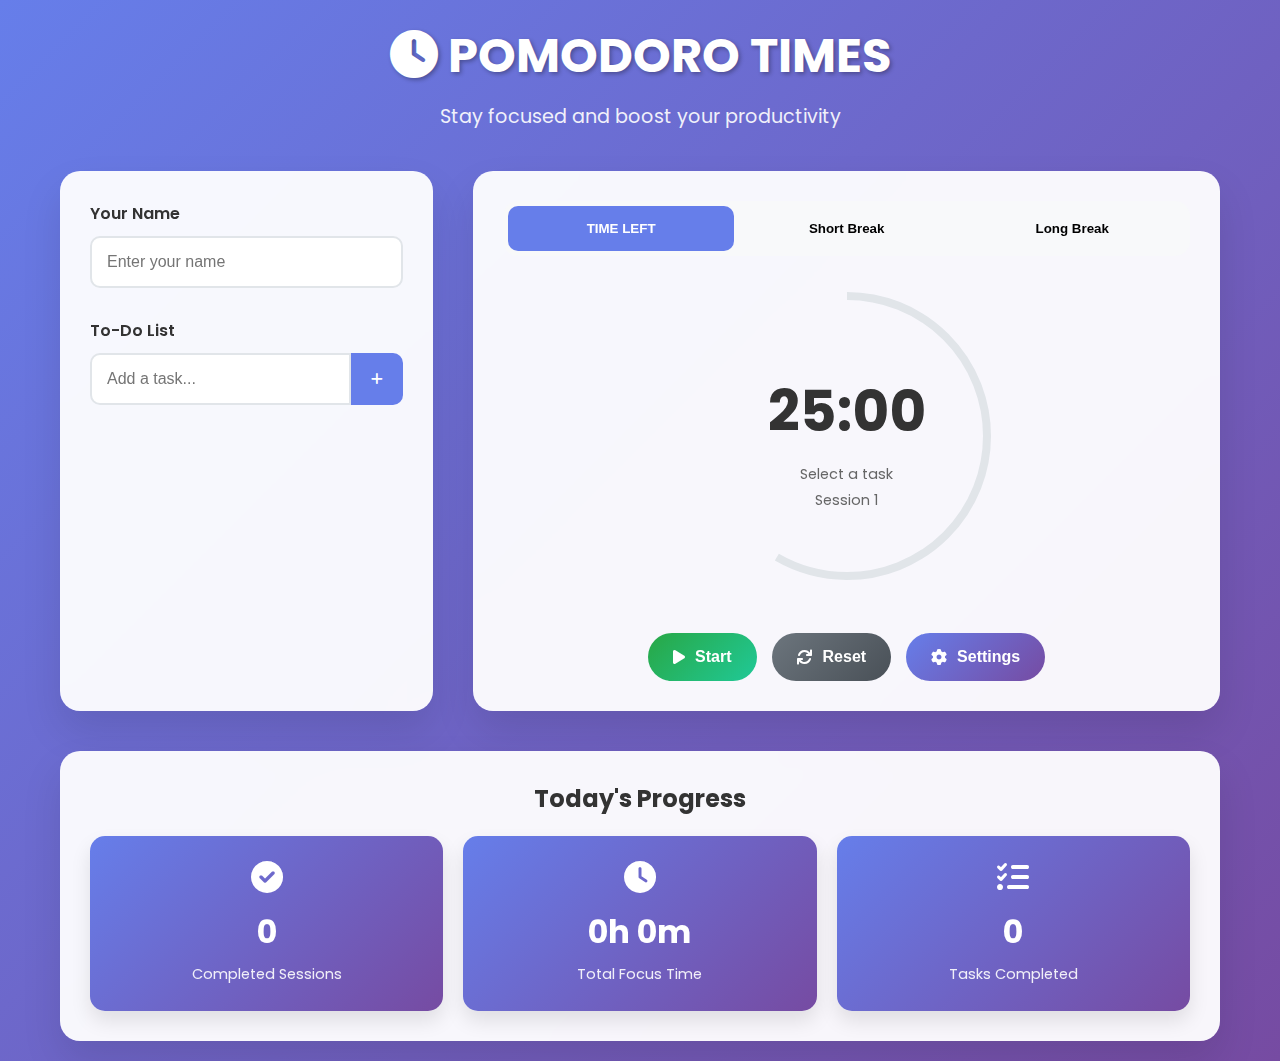
<file: index.html>
<!DOCTYPE html>
<html lang="en">
<head>
    <meta charset="UTF-8">
    <meta name="viewport" content="width=device-width, initial-scale=1.0">
    <title>TIMER WORKSHOP MGMP FISIKA</title>
    <link rel="stylesheet" href="style.css">
    <link href="https://fonts.googleapis.com/css2?family=Poppins:wght@300;400;500;600;700&display=swap" rel="stylesheet">
    <link rel="stylesheet" href="https://cdnjs.cloudflare.com/ajax/libs/font-awesome/6.0.0/css/all.min.css">
</head>
<body>
    <div class="container">
        <header>
            <h1><i class="fas fa-clock"></i> POMODORO TIMES</h1>
            <p>Stay focused and boost your productivity</p>
        </header>

        <div class="main-content">
            <!-- User Input Section -->
            <div class="input-section">
                <div class="name-input">
                    <label for="userName">Your Name</label>
                    <input type="text" id="userName" placeholder="Enter your name">
                </div>

                <div class="todo-section">
                    <label for="todoInput">To-Do List</label>
                    <div class="todo-input-container">
                        <input type="text" id="todoInput" placeholder="Add a task...">
                        <button id="addTodoBtn"><i class="fas fa-plus"></i></button>
                    </div>
                    <ul id="todoList" class="todo-list"></ul>
                </div>
            </div>

            <!-- Timer Section -->
            <div class="timer-section">
                <div class="timer-modes">
                    <button class="mode-btn active" data-mode="pomodoro">TIME LEFT</button>
                    <button class="mode-btn" data-mode="shortBreak">Short Break</button>
                    <button class="mode-btn" data-mode="longBreak">Long Break</button>
                </div>

                <div class="timer-display">
                    <div class="timer-circle">
                        <svg class="progress-ring" width="300" height="300">
                            <circle class="progress-ring-circle" cx="150" cy="150" r="140"></circle>
                        </svg>
                        <div class="timer-content">
                            <div class="time-display">60:00</div>
                            <div class="session-info">
                                <span id="currentTask">Select a task</span>
                                <span id="sessionCount">Session 1</span>
                            </div>
                        </div>
                    </div>
                </div>

                <div class="timer-controls">
                    <button id="startBtn" class="control-btn start-btn">
                        <i class="fas fa-play"></i> Start
                    </button>
                    <button id="pauseBtn" class="control-btn pause-btn" style="display: none;">
                        <i class="fas fa-pause"></i> Pause
                    </button>
                    <button id="resetBtn" class="control-btn reset-btn">
                        <i class="fas fa-refresh"></i> Reset
                    </button>
                    <button id="settingsBtn" class="control-btn settings-btn">
                        <i class="fas fa-cog"></i> Settings
                    </button>
                </div>
            </div>
        </div>

        <!-- Settings Modal -->
        <div id="settingsModal" class="modal">
            <div class="modal-content">
                <div class="modal-header">
                    <h3>Settings</h3>
                    <span class="close">&times;</span>
                </div>
                <div class="modal-body">
                    <div class="setting-group">
                        <label for="pomodoroTime">Pomodoro Duration (minutes)</label>
                        <input type="number" id="pomodoroTime" value="60" min="1" max="60">
                    </div>
                    <div class="setting-group">
                        <label for="shortBreakTime">Short Break (minutes)</label>
                        <input type="number" id="shortBreakTime" value="5" min="1" max="30">
                    </div>
                    <div class="setting-group">
                        <label for="longBreakTime">Long Break (minutes)</label>
                        <input type="number" id="longBreakTime" value="60" min="1" max="60">
                    </div>
                    <div class="setting-group">
                        <label for="autoStart">Auto-start breaks</label>
                        <input type="checkbox" id="autoStart">
                    </div>
                    <div class="setting-group">
                        <label for="soundEnabled">Enable notification sounds</label>
                        <input type="checkbox" id="soundEnabled" checked>
                    </div>
                </div>
                <div class="modal-footer">
                    <button id="saveSettings" class="save-btn">Save Settings</button>
                </div>
            </div>
        </div>

        <!-- Statistics -->
        <div class="stats-section">
            <h3>Today's Progress</h3>
            <div class="stats-grid">
                <div class="stat-card">
                    <i class="fas fa-check-circle"></i>
                    <span class="stat-number" id="completedSessions">0</span>
                    <span class="stat-label">Completed Sessions</span>
                </div>
                <div class="stat-card">
                    <i class="fas fa-clock"></i>
                    <span class="stat-number" id="totalTime">0h 0m</span>
                    <span class="stat-label">Total Focus Time</span>
                </div>
                <div class="stat-card">
                    <i class="fas fa-tasks"></i>
                    <span class="stat-number" id="completedTasks">0</span>
                    <span class="stat-label">Tasks Completed</span>
                </div>
            </div>
        </div>
    </div>

    <script src="script.js"></script>
</body>
</html>
</file>
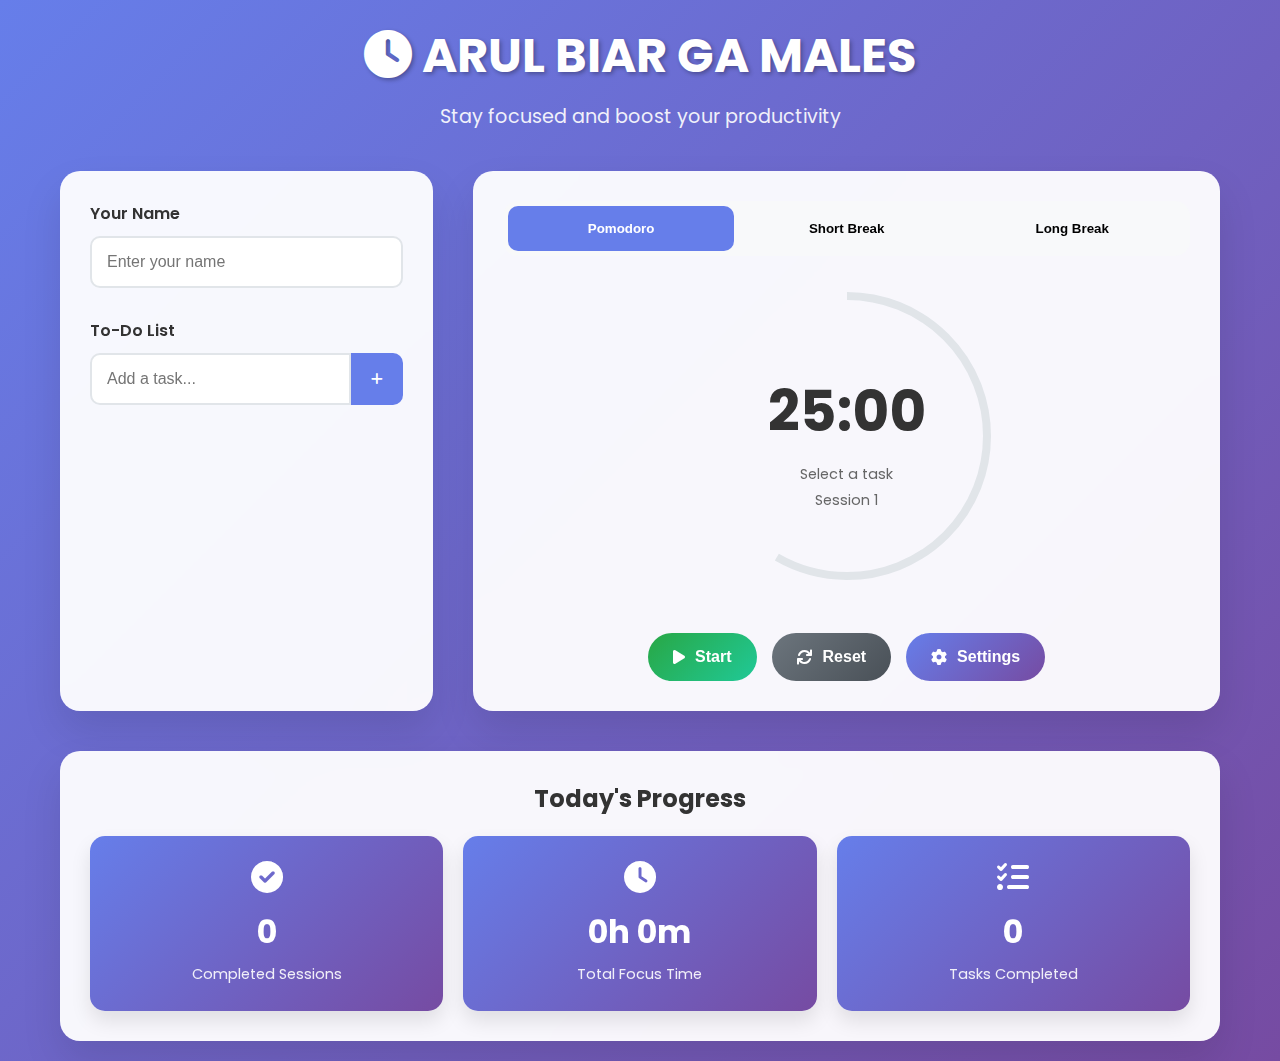
<file: index_Version1.html>
<!DOCTYPE html>
<html lang="en">
<head>
    <meta charset="UTF-8">
    <meta name="viewport" content="width=device-width, initial-scale=1.0">
    <title>Pomodoro Timer</title>
    <link rel="stylesheet" href="style.css">
    <link href="https://fonts.googleapis.com/css2?family=Poppins:wght@300;400;500;600;700&display=swap" rel="stylesheet">
    <link rel="stylesheet" href="https://cdnjs.cloudflare.com/ajax/libs/font-awesome/6.0.0/css/all.min.css">
</head>
<body>
    <div class="container">
        <header>
            <h1><i class="fas fa-clock"></i> ARUL BIAR GA MALES</h1>
            <p>Stay focused and boost your productivity</p>
        </header>

        <div class="main-content">
            <!-- User Input Section -->
            <div class="input-section">
                <div class="name-input">
                    <label for="userName">Your Name</label>
                    <input type="text" id="userName" placeholder="Enter your name">
                </div>

                <div class="todo-section">
                    <label for="todoInput">To-Do List</label>
                    <div class="todo-input-container">
                        <input type="text" id="todoInput" placeholder="Add a task...">
                        <button id="addTodoBtn"><i class="fas fa-plus"></i></button>
                    </div>
                    <ul id="todoList" class="todo-list"></ul>
                </div>
            </div>

            <!-- Timer Section -->
            <div class="timer-section">
                <div class="timer-modes">
                    <button class="mode-btn active" data-mode="pomodoro">Pomodoro</button>
                    <button class="mode-btn" data-mode="shortBreak">Short Break</button>
                    <button class="mode-btn" data-mode="longBreak">Long Break</button>
                </div>

                <div class="timer-display">
                    <div class="timer-circle">
                        <svg class="progress-ring" width="300" height="300">
                            <circle class="progress-ring-circle" cx="150" cy="150" r="140"></circle>
                        </svg>
                        <div class="timer-content">
                            <div class="time-display">25:00</div>
                            <div class="session-info">
                                <span id="currentTask">Select a task</span>
                                <span id="sessionCount">Session 1</span>
                            </div>
                        </div>
                    </div>
                </div>

                <div class="timer-controls">
                    <button id="startBtn" class="control-btn start-btn">
                        <i class="fas fa-play"></i> Start
                    </button>
                    <button id="pauseBtn" class="control-btn pause-btn" style="display: none;">
                        <i class="fas fa-pause"></i> Pause
                    </button>
                    <button id="resetBtn" class="control-btn reset-btn">
                        <i class="fas fa-refresh"></i> Reset
                    </button>
                    <button id="settingsBtn" class="control-btn settings-btn">
                        <i class="fas fa-cog"></i> Settings
                    </button>
                </div>
            </div>
        </div>

        <!-- Settings Modal -->
        <div id="settingsModal" class="modal">
            <div class="modal-content">
                <div class="modal-header">
                    <h3>Settings</h3>
                    <span class="close">&times;</span>
                </div>
                <div class="modal-body">
                    <div class="setting-group">
                        <label for="pomodoroTime">Pomodoro Duration (minutes)</label>
                        <input type="number" id="pomodoroTime" value="25" min="1" max="60">
                    </div>
                    <div class="setting-group">
                        <label for="shortBreakTime">Short Break (minutes)</label>
                        <input type="number" id="shortBreakTime" value="5" min="1" max="30">
                    </div>
                    <div class="setting-group">
                        <label for="longBreakTime">Long Break (minutes)</label>
                        <input type="number" id="longBreakTime" value="15" min="1" max="60">
                    </div>
                    <div class="setting-group">
                        <label for="autoStart">Auto-start breaks</label>
                        <input type="checkbox" id="autoStart">
                    </div>
                    <div class="setting-group">
                        <label for="soundEnabled">Enable notification sounds</label>
                        <input type="checkbox" id="soundEnabled" checked>
                    </div>
                </div>
                <div class="modal-footer">
                    <button id="saveSettings" class="save-btn">Save Settings</button>
                </div>
            </div>
        </div>

        <!-- Statistics -->
        <div class="stats-section">
            <h3>Today's Progress</h3>
            <div class="stats-grid">
                <div class="stat-card">
                    <i class="fas fa-check-circle"></i>
                    <span class="stat-number" id="completedSessions">0</span>
                    <span class="stat-label">Completed Sessions</span>
                </div>
                <div class="stat-card">
                    <i class="fas fa-clock"></i>
                    <span class="stat-number" id="totalTime">0h 0m</span>
                    <span class="stat-label">Total Focus Time</span>
                </div>
                <div class="stat-card">
                    <i class="fas fa-tasks"></i>
                    <span class="stat-number" id="completedTasks">0</span>
                    <span class="stat-label">Tasks Completed</span>
                </div>
            </div>
        </div>
    </div>

    <script src="script.js"></script>
</body>
</html>
</file>
<file: style.css>
* {
    margin: 0;
    padding: 0;
    box-sizing: border-box;
}

body {
    font-family: 'Poppins', sans-serif;
    background: linear-gradient(135deg, #667eea 0%, #764ba2 100%);
    min-height: 100vh;
    color: #333;
}

.container {
    max-width: 1200px;
    margin: 0 auto;
    padding: 20px;
}

header {
    text-align: center;
    margin-bottom: 40px;
    color: white;
}

header h1 {
    font-size: 3rem;
    font-weight: 700;
    margin-bottom: 10px;
    text-shadow: 2px 2px 4px rgba(0,0,0,0.3);
}

header p {
    font-size: 1.2rem;
    opacity: 0.9;
}

.main-content {
    display: grid;
    grid-template-columns: 1fr 2fr;
    gap: 40px;
    margin-bottom: 40px;
}

/* Input Section */
.input-section {
    background: rgba(255, 255, 255, 0.95);
    padding: 30px;
    border-radius: 20px;
    box-shadow: 0 20px 40px rgba(0,0,0,0.1);
    backdrop-filter: blur(10px);
}

.name-input {
    margin-bottom: 30px;
}

.name-input label {
    display: block;
    margin-bottom: 10px;
    font-weight: 600;
    color: #333;
}

.name-input input {
    width: 100%;
    padding: 15px;
    border: 2px solid #e1e5e9;
    border-radius: 10px;
    font-size: 1rem;
    transition: border-color 0.3s ease;
}

.name-input input:focus {
    outline: none;
    border-color: #667eea;
}

.todo-section label {
    display: block;
    margin-bottom: 10px;
    font-weight: 600;
    color: #333;
}

.todo-input-container {
    display: flex;
    margin-bottom: 20px;
}

.todo-input-container input {
    flex: 1;
    padding: 15px;
    border: 2px solid #e1e5e9;
    border-radius: 10px 0 0 10px;
    font-size: 1rem;
}

.todo-input-container button {
    padding: 15px 20px;
    border: none;
    background: #667eea;
    color: white;
    border-radius: 0 10px 10px 0;
    cursor: pointer;
    transition: background 0.3s ease;
}

.todo-input-container button:hover {
    background: #5a6fd8;
}

.todo-list {
    list-style: none;
    max-height: 300px;
    overflow-y: auto;
}

.todo-item {
    display: flex;
    align-items: center;
    justify-content: space-between;
    padding: 15px;
    margin-bottom: 10px;
    background: #f8f9fa;
    border-radius: 10px;
    border-left: 4px solid #667eea;
    transition: all 0.3s ease;
}

.todo-item:hover {
    transform: translateX(5px);
    box-shadow: 0 5px 15px rgba(0,0,0,0.1);
}

.todo-item.completed {
    opacity: 0.6;
    text-decoration: line-through;
    border-left-color: #28a745;
}

.todo-item.active {
    border-left-color: #ff6b6b;
    background: linear-gradient(135deg, #ff9a9e 0%, #fecfef 100%);
}

.todo-text {
    flex: 1;
    margin-right: 10px;
}

.todo-actions {
    display: flex;
    gap: 10px;
}

.todo-actions button {
    padding: 8px 12px;
    border: none;
    border-radius: 5px;
    cursor: pointer;
    transition: all 0.3s ease;
    font-size: 0.8rem;
}

.select-btn {
    background: #667eea;
    color: white;
}

.complete-btn {
    background: #28a745;
    color: white;
}

.delete-btn {
    background: #dc3545;
    color: white;
}

/* Timer Section */
.timer-section {
    background: rgba(255, 255, 255, 0.95);
    padding: 30px;
    border-radius: 20px;
    box-shadow: 0 20px 40px rgba(0,0,0,0.1);
    backdrop-filter: blur(10px);
    text-align: center;
}

.timer-modes {
    display: flex;
    justify-content: center;
    margin-bottom: 30px;
    background: #f8f9fa;
    border-radius: 15px;
    padding: 5px;
}

.mode-btn {
    flex: 1;
    padding: 15px 20px;
    border: none;
    background: transparent;
    border-radius: 10px;
    cursor: pointer;
    transition: all 0.3s ease;
    font-weight: 600;
}

.mode-btn.active {
    background: #667eea;
    color: white;
}

.timer-display {
    position: relative;
    display: flex;
    justify-content: center;
    margin-bottom: 40px;
}

.timer-circle {
    position: relative;
}

.progress-ring {
    transform: rotate(-90deg);
}

.progress-ring-circle {
    stroke: #e1e5e9;
    stroke-width: 8;
    fill: transparent;
    stroke-dasharray: 879.646;
    stroke-dashoffset: 0;
    transition: stroke-dashoffset 1s linear;
}

.timer-content {
    position: absolute;
    top: 50%;
    left: 50%;
    transform: translate(-50%, -50%);
    text-align: center;
}

.time-display {
    font-size: 3.5rem;
    font-weight: 700;
    color: #333;
    margin-bottom: 10px;
}

.session-info {
    display: flex;
    flex-direction: column;
    gap: 5px;
}

.session-info span {
    font-size: 0.9rem;
    color: #666;
}

.timer-controls {
    display: flex;
    justify-content: center;
    gap: 15px;
    flex-wrap: wrap;
}

.control-btn {
    padding: 15px 25px;
    border: none;
    border-radius: 50px;
    cursor: pointer;
    font-weight: 600;
    font-size: 1rem;
    transition: all 0.3s ease;
    display: flex;
    align-items: center;
    gap: 10px;
}

.start-btn {
    background: linear-gradient(135deg, #28a745, #20c997);
    color: white;
}

.pause-btn {
    background: linear-gradient(135deg, #ffc107, #fd7e14);
    color: white;
}

.reset-btn {
    background: linear-gradient(135deg, #6c757d, #495057);
    color: white;
}

.settings-btn {
    background: linear-gradient(135deg, #667eea, #764ba2);
    color: white;
}

.control-btn:hover {
    transform: translateY(-2px);
    box-shadow: 0 10px 20px rgba(0,0,0,0.2);
}

/* Modal */
.modal {
    display: none;
    position: fixed;
    z-index: 1000;
    left: 0;
    top: 0;
    width: 100%;
    height: 100%;
    background-color: rgba(0,0,0,0.5);
}

.modal-content {
    background-color: white;
    margin: 10% auto;
    border-radius: 20px;
    width: 90%;
    max-width: 500px;
    overflow: hidden;
    box-shadow: 0 20px 40px rgba(0,0,0,0.3);
}

.modal-header {
    background: linear-gradient(135deg, #667eea, #764ba2);
    color: white;
    padding: 20px;
    display: flex;
    justify-content: space-between;
    align-items: center;
}

.close {
    color: white;
    font-size: 28px;
    font-weight: bold;
    cursor: pointer;
}

.modal-body {
    padding: 30px;
}

.setting-group {
    margin-bottom: 20px;
}

.setting-group label {
    display: block;
    margin-bottom: 10px;
    font-weight: 600;
}

.setting-group input[type="number"] {
    width: 100%;
    padding: 10px;
    border: 2px solid #e1e5e9;
    border-radius: 10px;
    font-size: 1rem;
}

.setting-group input[type="checkbox"] {
    transform: scale(1.5);
    margin-left: 10px;
}

.modal-footer {
    padding: 20px 30px;
    text-align: right;
    background: #f8f9fa;
}

.save-btn {
    background: linear-gradient(135deg, #28a745, #20c997);
    color: white;
    border: none;
    padding: 12px 25px;
    border-radius: 10px;
    cursor: pointer;
    font-weight: 600;
    transition: all 0.3s ease;
}

.save-btn:hover {
    transform: translateY(-2px);
    box-shadow: 0 5px 15px rgba(0,0,0,0.2);
}

/* Statistics */
.stats-section {
    background: rgba(255, 255, 255, 0.95);
    padding: 30px;
    border-radius: 20px;
    box-shadow: 0 20px 40px rgba(0,0,0,0.1);
    backdrop-filter: blur(10px);
}

.stats-section h3 {
    text-align: center;
    margin-bottom: 20px;
    color: #333;
    font-size: 1.5rem;
}

.stats-grid {
    display: grid;
    grid-template-columns: repeat(auto-fit, minmax(200px, 1fr));
    gap: 20px;
}

.stat-card {
    background: linear-gradient(135deg, #667eea, #764ba2);
    color: white;
    padding: 25px;
    border-radius: 15px;
    text-align: center;
    box-shadow: 0 10px 20px rgba(0,0,0,0.1);
    transition: transform 0.3s ease;
}

.stat-card:hover {
    transform: translateY(-5px);
}

.stat-card i {
    font-size: 2rem;
    margin-bottom: 15px;
}

.stat-number {
    display: block;
    font-size: 2rem;
    font-weight: 700;
    margin-bottom: 5px;
}

.stat-label {
    font-size: 0.9rem;
    opacity: 0.9;
}

/* Responsive Design */
@media (max-width: 768px) {
    .main-content {
        grid-template-columns: 1fr;
        gap: 20px;
    }
    
    header h1 {
        font-size: 2rem;
    }
    
    .time-display {
        font-size: 2.5rem;
    }
    
    .timer-controls {
        gap: 10px;
    }
    
    .control-btn {
        padding: 12px 20px;
        font-size: 0.9rem;
    }
    
    .stats-grid {
        grid-template-columns: 1fr;
    }
}

/* Animations */
@keyframes pulse {
    0% { transform: scale(1); }
    50% { transform: scale(1.05); }
    100% { transform: scale(1); }
}

.timer-circle.active {
    animation: pulse 2s infinite;
}

.notification {
    position: fixed;
    top: 20px;
    right: 20px;
    background: linear-gradient(135deg, #28a745, #20c997);
    color: white;
    padding: 15px 25px;
    border-radius: 10px;
    box-shadow: 0 10px 20px rgba(0,0,0,0.2);
    z-index: 1001;
    animation: slideIn 0.3s ease;
}

@keyframes slideIn {
    from { transform: translateX(100%); opacity: 0; }
    to { transform: translateX(0); opacity: 1; }
}
</file>
